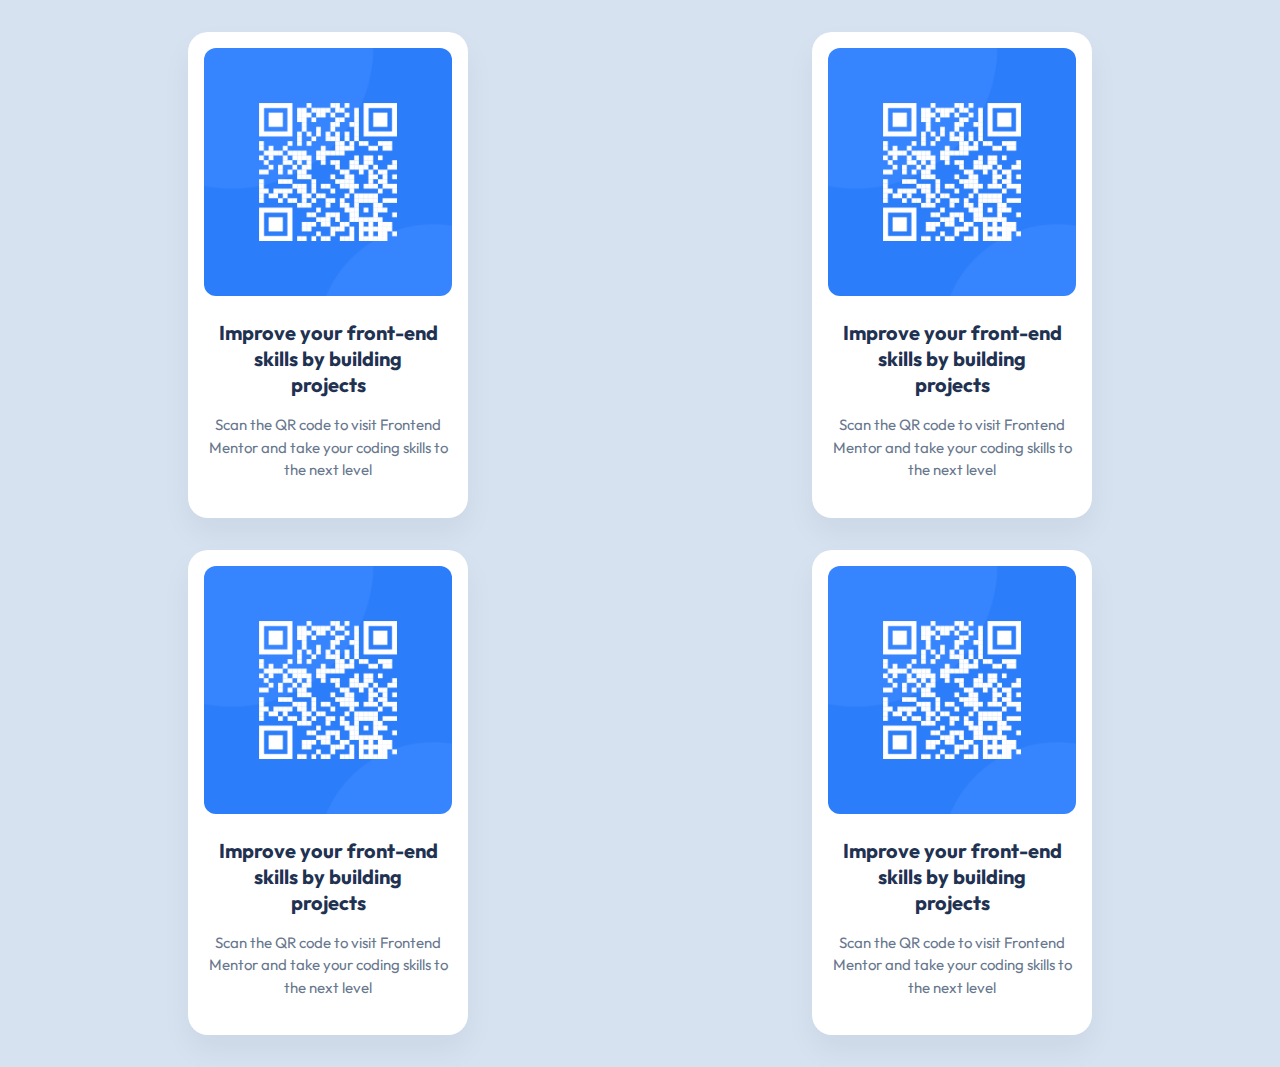
<file: assignment2pt2/index.html>
<!DOCTYPE html>
<html lang="en">
<head>
  <meta charset="UTF-8">
  <meta name="viewport" content="width=device-width, initial-scale=1.0">
  <title>QR Grid Layout</title>
  <link href="https://fonts.googleapis.com/css2?family=Outfit:wght@400;700&display=swap" rel="stylesheet">
  <link rel="stylesheet" href="cs/styles.css">
</head>
<body>
  <ul class="grid">
    <li class="card">
      <!-- Repeat this content 4 times -->
      <img src="images/image-qr-code.png" alt="QR code" class="qr-image">
      <h1>Improve your front-end skills by building projects</h1>
      <p>Scan the QR code to visit Frontend Mentor and take your coding skills to the next level</p>
    </li>
    <li class="card">
      <img src="images/image-qr-code.png" alt="QR code" class="qr-image">
      <h1>Improve your front-end skills by building projects</h1>
      <p>Scan the QR code to visit Frontend Mentor and take your coding skills to the next level</p>
    </li>
    <li class="card">
      <img src="images/image-qr-code.png" alt="QR code" class="qr-image">
      <h1>Improve your front-end skills by building projects</h1>
      <p>Scan the QR code to visit Frontend Mentor and take your coding skills to the next level</p>
    </li>
    <li class="card">
      <img src="images/image-qr-code.png" alt="QR code" class="qr-image">
      <h1>Improve your front-end skills by building projects</h1>
      <p>Scan the QR code to visit Frontend Mentor and take your coding skills to the next level</p>
    </li>
  </ul>
</body>
</html>
</file>
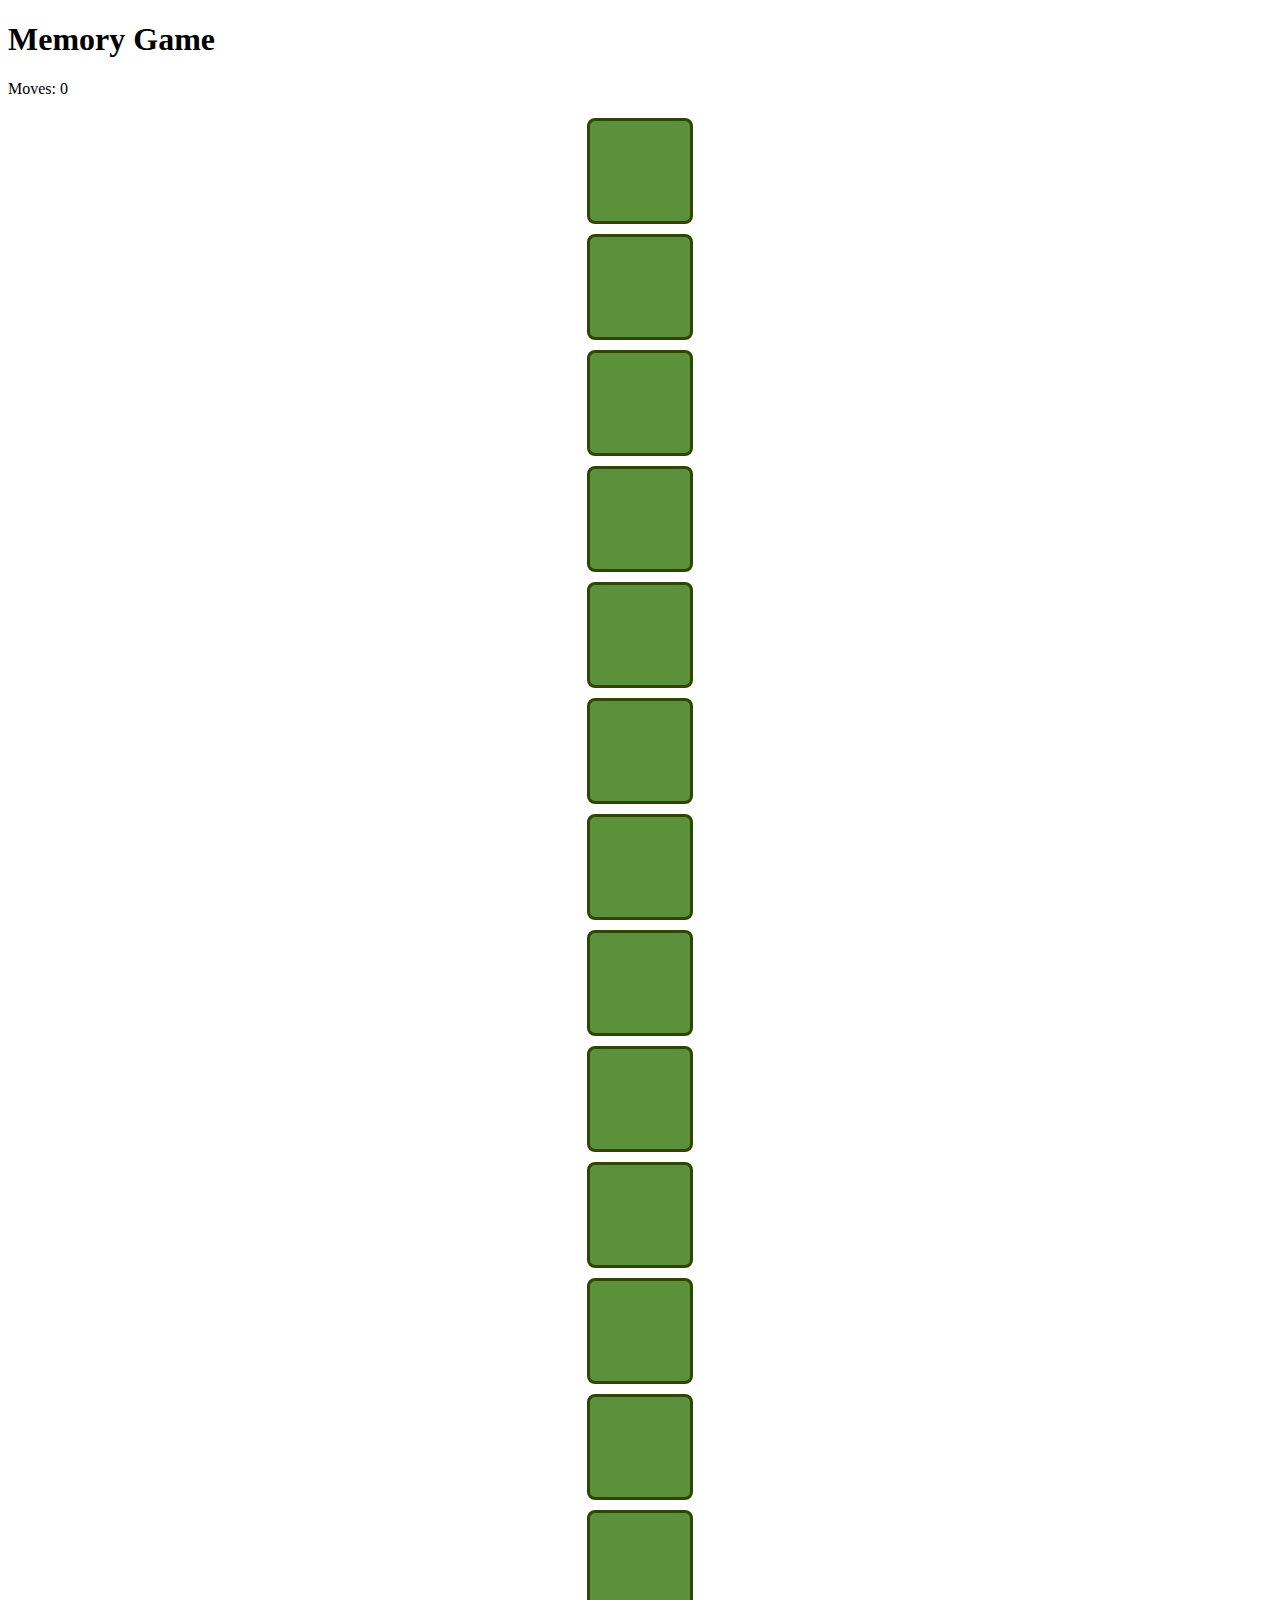
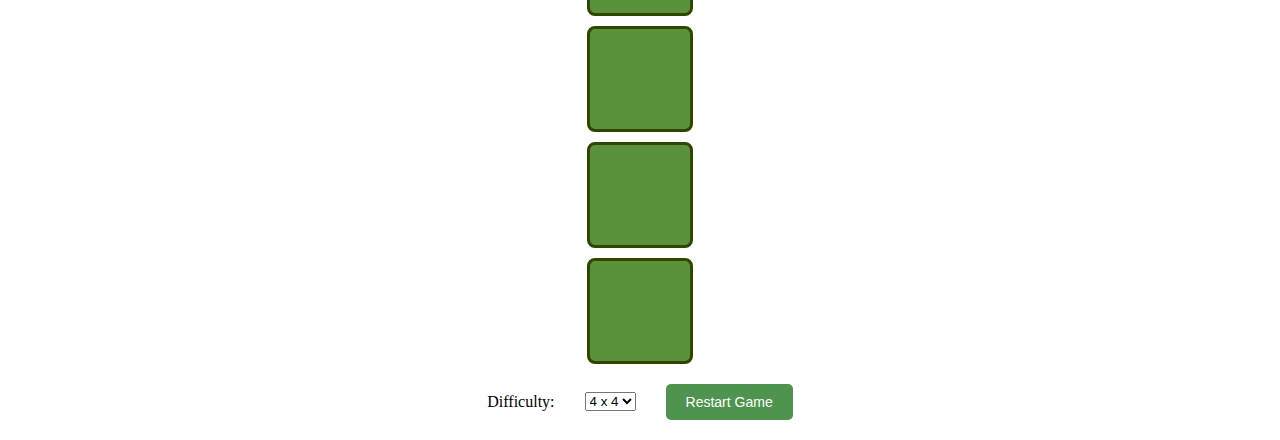
<file: assignment3/index.html>
<!DOCTYPE html>
<html lang="en">
<head>
  <meta charset="UTF-8" />
  <meta name="viewport" content="width=device-width, initial-scale=1.0"/>
  <title>Memory Game</title>
  <link rel="stylesheet" href="css/styles.css" />
</head>
<body>
  <h1>Memory Game</h1>
  <p id="moves">Moves: 0</p>
  <div id="game-board" class="board"></div>
  <p id="message"></p>
<div class="controls">
  <label for="difficulty">Difficulty:</label>
 <select id="difficulty">
  <option value="4">4 x 4</option>
  <option value="6">6 x 6</option>
  <option value="8">8 x 8</option>
</select>

  <button id="restart">Restart Game</button>
</div>

  <script src="js/script.js"></script>
</body>
</html>
</file>
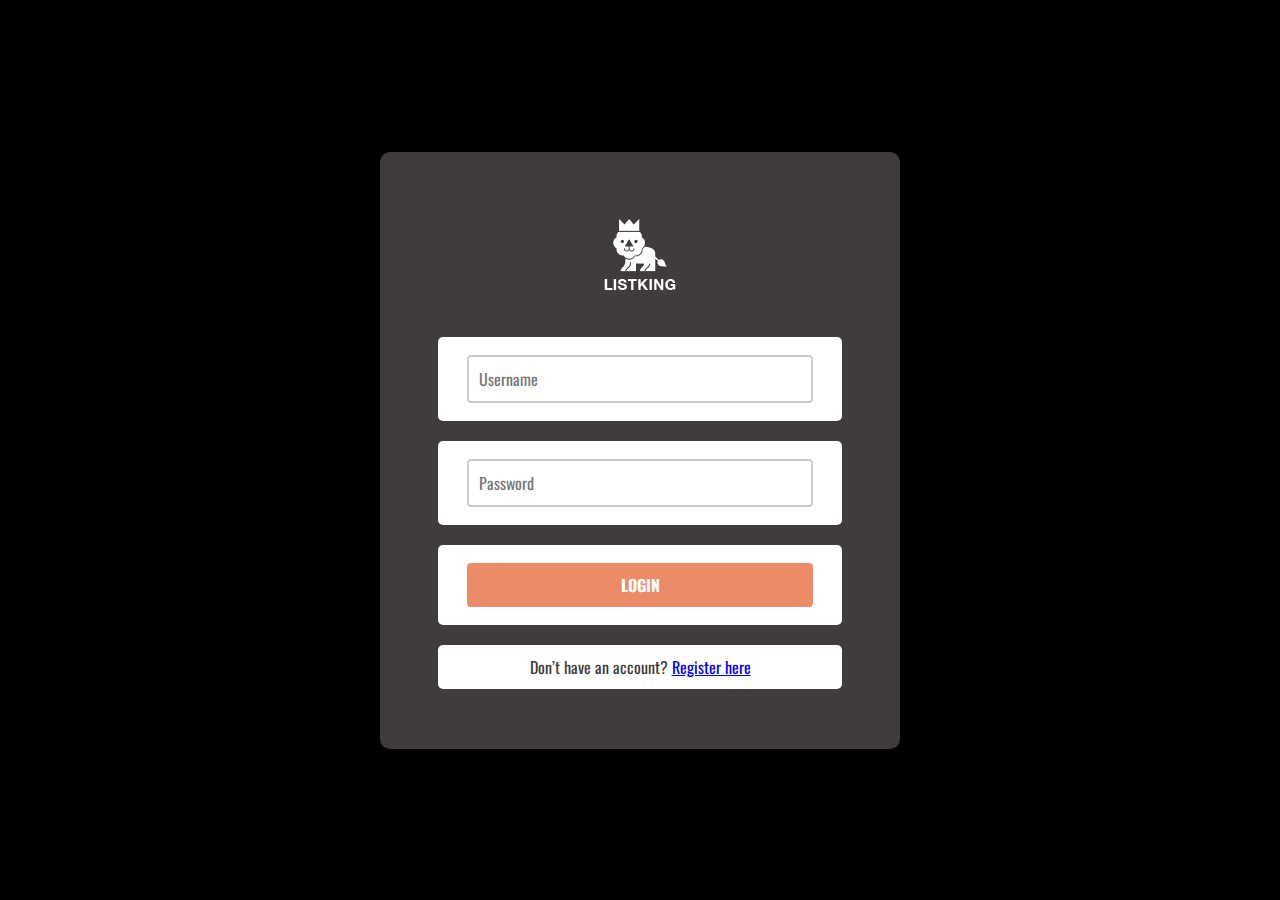
<file: assignment4part2/index.html>
<!DOCTYPE html>
<html lang="en">
<head>
  <meta charset="UTF-8" />
  <title>Login - Todo App</title>
  <meta name="viewport" content="width=device-width, initial-scale=1.0" />
  <link rel="stylesheet" href="css/style.css" />
</head>
<body>
  <div id="page">
    <h1>Login</h1>
    
    <form id="loginForm">
      <p><input type="text" id="username" placeholder="Username" required></p>
      <p><input type="password" id="password" placeholder="Password" required></p>
      <p><button type="submit">Login</button></p>
    </form>

    <p>Don’t have an account? <a href="register.html">Register here</a></p>
    
    <p id="loginError" style="display:none; color: red;">Invalid username or password.</p>
  </div>

  <script src="js/utils.js"></script>
  <script src="js/auth.js"></script>
</body>
</html>
</file>
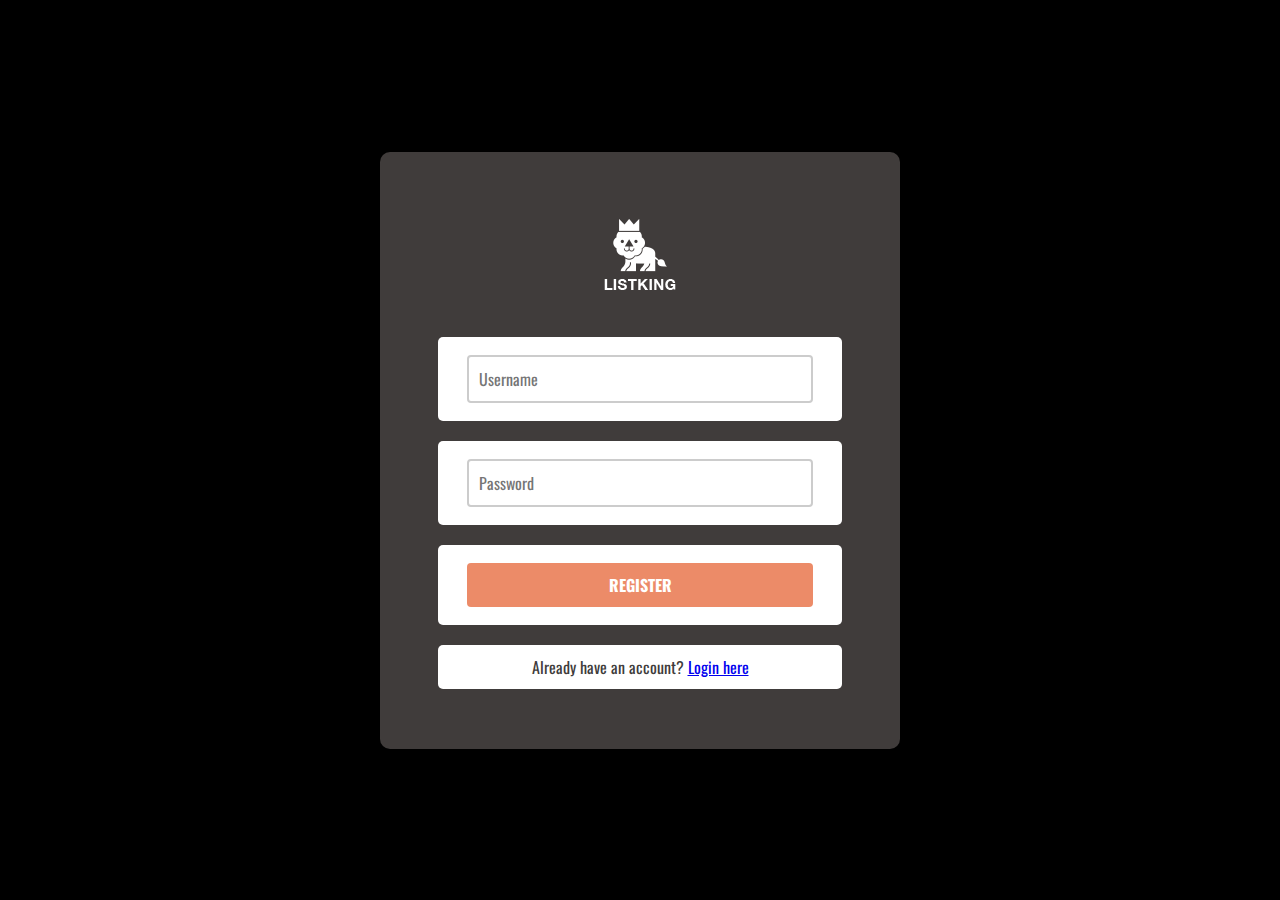
<file: assignment4part2/register.html>
<!DOCTYPE html>
<html lang="en">
<head>
  <meta charset="UTF-8" />
  <title>Register - Todo App</title>
  <meta name="viewport" content="width=device-width, initial-scale=1.0" />
  <link rel="stylesheet" href="css/style.css" />
</head>
<body>
  <div id="page">
    <h1>Register</h1>

    <form id="registerForm">
      <p><input type="text" id="username" placeholder="Username" required></p>
      <p><input type="password" id="password" placeholder="Password" required></p>
      <p><button type="submit">Register</button></p>
    </form>

    <p>Already have an account? <a href="index.html">Login here</a></p>
    
    <p id="registerError" style="display:none; color: red;">Registration failed. Try a different username.</p>
  </div>

  <script src="js/utils.js"></script>
  <script src="js/auth.js"></script>
</body>
</html>
</file>
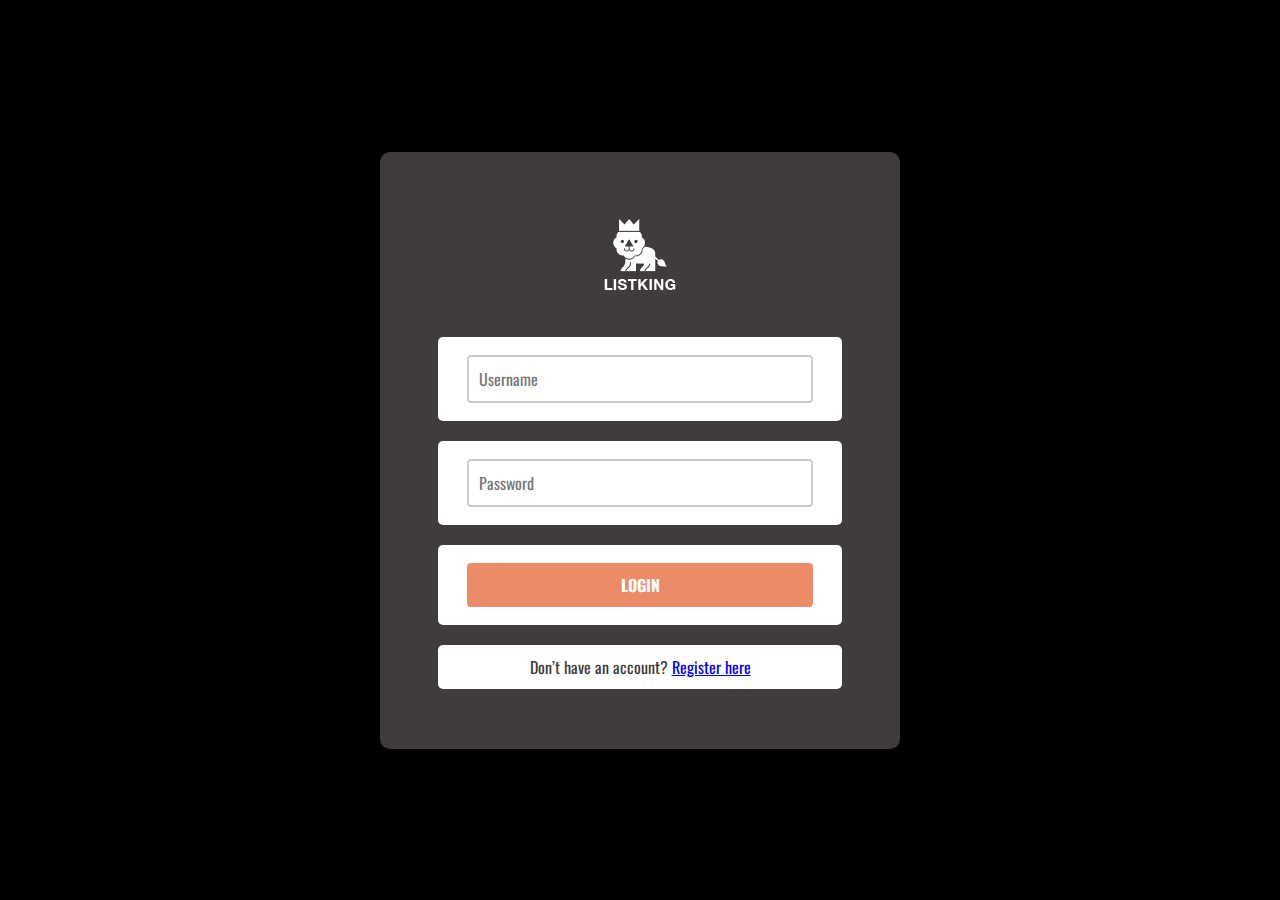
<file: assignment4part2/todo.html>
<!DOCTYPE html>
<html lang="en">
<head>
  <meta charset="UTF-8" />
  <title>Todo List</title>
  <meta name="viewport" content="width=device-width, initial-scale=1.0" />
  <link rel="stylesheet" href="css/style.css" />
</head>
<body>
  <div id="page">
    <h1>My Todo List</h1>

    <button id="logoutBtn">Logout</button>

    <h2>Add New Todo</h2>
    <form id="todoForm">
      <p><input type="text" id="title" placeholder="Title" required></p>
      <p><input type="text" id="description" placeholder="Description" required></p>
      <p><button type="submit">Add Todo</button></p>
    </form>

    <h2>Your Todos</h2>
    <ul id="todoList">
      <!-- Todos will be inserted here dynamically -->
    </ul>

    <p id="todoError" style="display:none; color: red;">Error loading or saving todos.</p>
  </div>

  <script src="js/utils.js"></script>
  <script src="js/todo.js"></script>
</body>
</html>
</file>
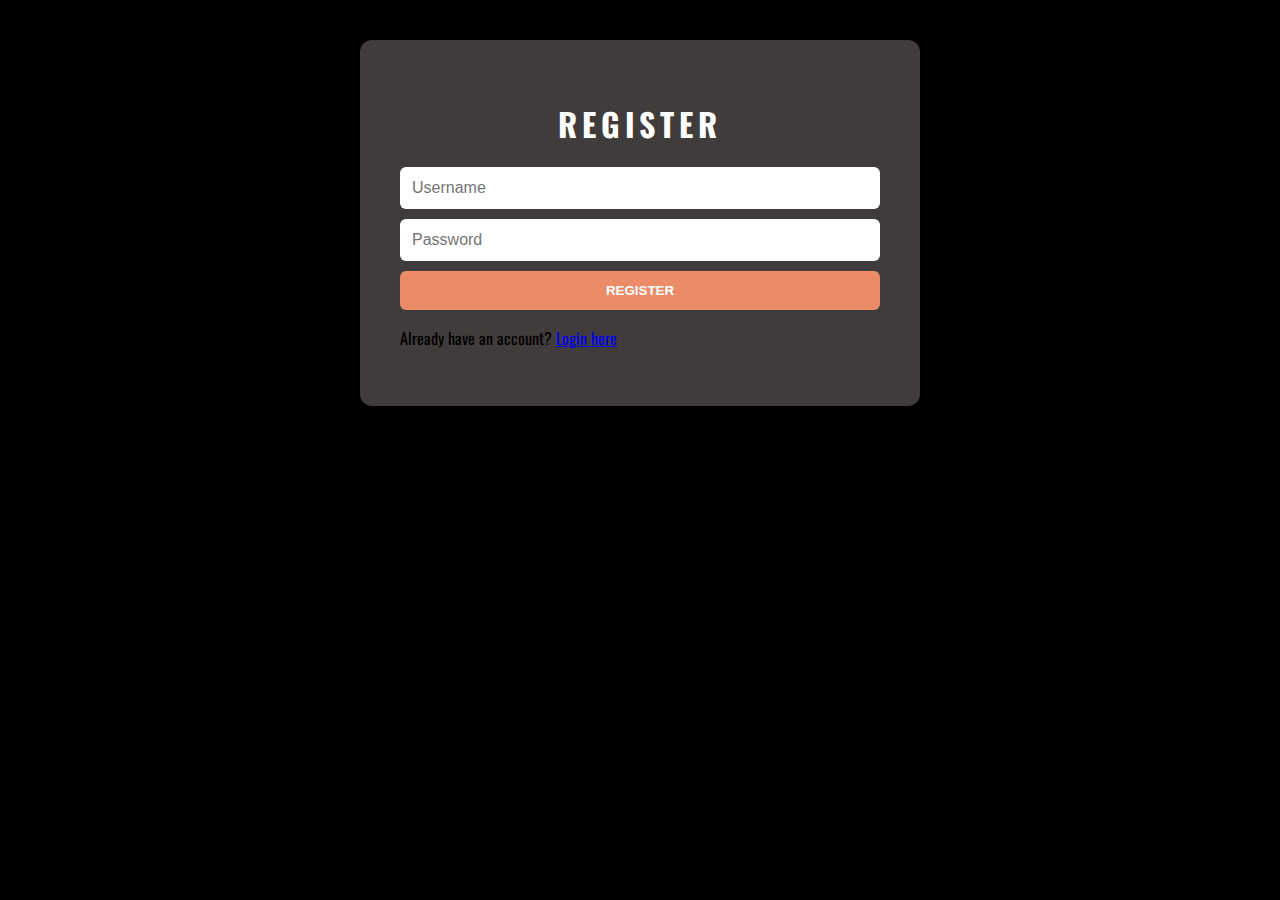
<file: assignment5/register.html>
<!DOCTYPE html>
<html lang="en">
<head>
  <meta charset="UTF-8" />
  <title>Register - Todo App</title>
  <meta name="viewport" content="width=device-width, initial-scale=1.0" />
  <link rel="stylesheet" href="css/style.css" />
</head>
<body>
  <div id="page">
    <h1>Register</h1>

    <form id="registerForm">
      <p><input type="text" id="username" placeholder="Username" required></p>
      <p><input type="password" id="password" placeholder="Password" required></p>
      <p><button type="submit">Register</button></p>
    </form>

    <p>Already have an account? <a href="index.html">Login here</a></p>
    
    <p id="registerError" style="display:none; color: red;">Registration failed. Try a different username.</p>
  </div>

<script type="module" src="js/auth.js"></script>
</body>
</html>
</file>
<file: assignment2pt2/cs/styles.css>
* {
  box-sizing: border-box;
  margin: 0;
  padding: 0;
}

body {
  font-family: 'Outfit', sans-serif;
  background-color: hsl(212, 45%, 89%);
  padding: 2rem;
}

/* Grid Layout */
.grid {
  list-style-type: none;
  display: grid;
  grid-template-columns: repeat(2, 1fr);
  gap: 2rem;
  justify-items: center;
}

/* Mobile responsive: 1 column under 1000px */
@media (max-width: 1000px) {
  .grid {
    grid-template-columns: 1fr;
  }
}

/* Card reused from Part 1 */
.card {
  background-color: hsl(0, 0%, 100%);
  padding: 1rem;
  padding-bottom: 2.25rem;
  border-radius: 1.25rem;
  max-width: 280px;
  width: 100%;
  text-align: center;
  box-shadow: 0 15px 30px rgba(0, 0, 0, 0.05);
}

.qr-image {
  width: 100%;
  max-width: 288px;
  height: auto;
  display: block;
  margin: 0 auto 1.5rem auto;
  border-radius: 0.75rem;
}

.card h1 {
  font-size: 1.25rem;
  font-weight: 700;
  color: hsl(218, 44%, 22%);
  line-height: 1.3;
  max-width: 220px;
  margin: 0 auto 1rem auto;
}

.card p {
  font-size: 15px;
  font-weight: 400;
  color: hsl(216, 15%, 48%);
  line-height: 1.5;
  max-width: 240px;
  margin: 0 auto;
}
</file>
<file: assignment3/css/styles.css>
body.minecraft {
  background-image: url('images/minecraftwallpaper.png');
  background-size: cover;
  background-position: center;
  background-attachment: fixed;
  font-family: 'Press Start 2P', cursive;
  color: #a8ff60;
  text-align: center;
  padding: 20px;
}


.board {
  display: grid;
  gap: 10px;
  justify-content: center;
  margin: 20px auto;
}

.card {
  width: 100px;
  height: 100px;
  background-color: #5c913b;
  border: 3px solid #2e4600;
  border-radius: 8px;
  font-size: 36px;
  color: transparent;
  display: flex;
  align-items: center;
  justify-content: center;
  transition: background 0.3s, color 0.3s;
  cursor: pointer;
}

.card.flipped,
.card.matched {
  color: #fff;
  background-color: #84c75d;
}

.controls {
  display: flex;
  justify-content: center;
  align-items: center;
  gap: 30px;
  margin: 20px auto;
  flex-wrap: wrap;
}

.difficulty-switch label {
  margin: 0 10px;
  font-size: 14px;
  color: #fff;
}

button {
  padding: 10px 20px;
  font-size: 14px;
  background-color: #4e944f;
  border: none;
  border-radius: 5px;
  color: white;
  cursor: pointer;
}
</file>
<file: assignment4part2/css/style.css>
@import url(https://fonts.googleapis.com/css?family=Oswald);

body {
	background-color: #000;
	font-family: 'Oswald', 'Futura', sans-serif;
	margin: 0; 
	padding: 0;}

#page {
	background-color: #403c3b;
	margin: 0 auto 0 auto;}
	/* Responsive page rules at bottom of style sheet */

h1 {
	background-image: url(../images/kinglogo.png);
	background-repeat: no-repeat;
	background-position: center center;
	text-align: center;
	text-indent: -1000%;
	height: 75px;
	line-height: 75px;
	width: 117px;
	margin: 0 auto 0 auto;
	padding: 30px 10px 20px 10px;}

h2 {
	color: #fff;
	font-size: 24px;
	font-weight: normal;
	text-align: center;
	text-transform: uppercase;
	letter-spacing: .2em;
	margin: 0 0 23px 0;}

h2 span {
	border-radius: 50%;
	background-color: #000;
	font-size: 10px;
  text-align: center;
  display: inline-block;
  position: relative;
  top: -5px;
  height: 18px;
  width: 20px;
  margin-left: 5px;
  padding: 4px 0 0 4px;}

ul {
	background-color: #584f4d;
	border:none;
	padding: 0;
	margin: 0;}

li {
	background-color: #ec8b68;
	color: #fff;
	border-top: 1px solid #fe9772;
	border-bottom: 1px solid #9f593f;
	font-size: 24px;
	letter-spacing: .05em;
	list-style-type: none;
	text-shadow: 2px 2px 1px #9f593f;
	height: 50px;
	padding-left: 1em;
	padding-top: 10px;}

.hot {
	background-color: #d7666b;
	color: #fff;
	text-shadow: 2px 2px 1px #914141;
	border-top: 1px solid #e99295;
	border-bottom: 1px solid #914141;}

.cool {
	background-color: #6cc0ac;
	color: #fff;
	text-shadow: 2px 2px 1px #3b6a5e;
	border-top: 1px solid #7ee0c9;
	border-bottom: 1px solid #3b6a5e;}

.complete {
  background-color: #999;
	color: #fff;
	background-image: url("../images/icon-trash.png");
	background-position: center, right;
	background-repeat: no-repeat;
	border-top: 1px solid #666;
	text-shadow: 2px 2px 1px #333;}

li a {
	color: #fff;
	text-decoration: none;
	background-image: url("../images/icon-link.png");
	background-position: center, right;
	background-repeat: no-repeat;
    padding-right: 36px;}

p {
	color: #403c3b; 
	background-color: #fff;
	border-radius: 5px;
	text-align: center;
	padding: 10px;
	margin: 20px auto 20px auto;
	min-width: 20%; 
	max-width: 80%; }

#scriptResults {
	padding-bottom: 10px;}

/* Small screen - acts like the app would */
@media only screen and (max-width: 500px) {
    body {
        background-color: #584f4d;
    }
    #page {
        max-width: 480px;
    }
}
@media only screen and (min-width: 501px) and (max-width: 767px) {
    #page {
        max-width: 480px;
        margin: 20px auto 20px auto;
    }
}
@media only screen and (min-width: 768px) and (max-width: 959px) {
    #page {
        max-width: 480px;
        margin: 20px auto 20px auto;
    }
}
/* Larger screens act like a demo for the app */
@media only screen and (min-width: 960px) {
    #page {
        max-width: 480px;
        margin: 20px auto 20px auto;
   	}
}
@media (-webkit-min-device-pixel-ratio: 2), (min-resolution: 192dpi) { 
    h1{
        background-image: url(../images/kinglogo.png);
        background-size: 72px 72px;
    }
}

.image-container {
  margin-top: 40px; /* extra space above the image */
  padding-top: 20px; /* optional, adds internal space */
  border-top: 3px solid #ccc; /* optional, adds a visual separator */
}

#bottomImage {
  display: block;
  width: 100%;
  max-width: 480px;
  margin: 20px auto; \
}
input[type="text"],
input[type="password"],
button {
  font-family: 'Oswald', 'Futura', sans-serif;
  font-size: 16px;
  padding: 10px;
  width: 90%;
  max-width: 400px;
  margin: 8px auto;
  display: block;
  border: 2px solid #ccc;
  border-radius: 4px;
  box-sizing: border-box;
}

button {
  background-color: #ec8b68;
  color: white;
  border: none;
  cursor: pointer;
  font-weight: bold;
  text-transform: uppercase;
}

button:hover {
  background-color: #d7666b;
}
#logoutBtn {
  float: right;
  margin: 10px;
  background-color: #6cc0ac;
}
li button {
  font-size: 12px;
  padding: 4px 8px;
  margin-left: 6px;
  background-color: #584f4d;
  border: none;
  color: white;
  border-radius: 3px;
}

li button:hover {
  background-color: #403c3b;
}
p#error,
p#loginError,
p#registerError,
p#todoError {
  color: #ffcccc;
  background-color: #900;
  padding: 10px;
  margin: 15px auto;
  text-align: center;
  max-width: 400px;
  border-radius: 5px;
  display: none;
}
/* === Form Elements === */
input[type="text"],
input[type="password"],
button {
  font-family: 'Oswald', 'Futura', sans-serif;
  font-size: 16px;
  padding: 10px;
  width: 90%;
  max-width: 400px;
  margin: 8px auto;
  display: block;
  border: 2px solid #ccc;
  border-radius: 4px;
  box-sizing: border-box;
}

button {
  background-color: #ec8b68;
  color: white;
  border: none;
  cursor: pointer;
  font-weight: bold;
  text-transform: uppercase;
  transition: background-color 0.3s ease;
}

button:hover {
  background-color: #d7666b;
}

/* === Logout Button === */
#logoutBtn {
  float: right;
  margin: 10px;
  background-color: #6cc0ac;
  color: white;
}

/* === Todo List Buttons === */
li button {
  font-size: 12px;
  padding: 4px 8px;
  margin-left: 6px;
  background-color: #584f4d;
  border: none;
  color: white;
  border-radius: 3px;
  cursor: pointer;
}

li button:hover {
  background-color: #403c3b;
}

/* === Error Messages === */
p#error,
p#loginError,
p#registerError,
p#todoError {
  color: #ffcccc;
  background-color: #900;
  padding: 10px;
  margin: 15px auto;
  text-align: center;
  max-width: 400px;
  border-radius: 5px;
  display: none;
}
/* === Center the login/register content on screen === */
body {
  display: flex;
  justify-content: center;
  align-items: center;
  min-height: 100vh; /* Full viewport height */
  background-color: #000;
  margin: 0;
}

/* === Extend and clean the gray box (#page) === */
#page {
  background-color: #403c3b;
  padding: 40px 20px;
  border-radius: 10px;
  max-width: 480px;
  width: 90%;
  box-shadow: 0 0 30px rgba(0,0,0,0.5);
}

/* === Form Elements === */
input[type="text"],
input[type="password"],
button {
  font-family: 'Oswald', 'Futura', sans-serif;
  font-size: 16px;
  padding: 10px;
  width: 90%;
  max-width: 400px;
  margin: 8px auto;
  display: block;
  border: 2px solid #ccc;
  border-radius: 4px;
  box-sizing: border-box;
}

button {
  background-color: #ec8b68;
  color: white;
  border: none;
  cursor: pointer;
  font-weight: bold;
  text-transform: uppercase;
  transition: background-color 0.3s ease;
}

button:hover {
  background-color: #d7666b;
}

/* === Logout Button === */
#logoutBtn {
  float: right;
  margin: 10px;
  background-color: #6cc0ac;
  color: white;
}

/* === Todo List Buttons === */
li button {
  font-size: 12px;
  padding: 4px 8px;
  margin-left: 6px;
  background-color: #584f4d;
  border: none;
  color: white;
  border-radius: 3px;
  cursor: pointer;
}

li button:hover {
  background-color: #403c3b;
}

/* === Error Messages === */
p#error,
p#loginError,
p#registerError,
p#todoError {
  color: #ffcccc;
  background-color: #900;
  padding: 10px;
  margin: 15px auto;
  text-align: center;
  max-width: 400px;
  border-radius: 5px;
  display: none;
}
/* Todo item styling */
.todo-item {
  background-color: #ec8b68;
  color: #fff;
  padding: 12px;
  margin-bottom: 12px;
  border-radius: 6px;
  font-size: 16px;
  list-style: none;
  display: flex;
  flex-direction: column;
  align-items: flex-start;
  gap: 10px;
}

.todo-text {
  font-weight: bold;
  word-wrap: break-word;
}

/* Default shared styles */
.button-group button {
  flex: 1;
  min-width: 100px;
  padding: 8px 12px;
  font-size: 13px;
  color: white;
  border: none;
  border-radius: 4px;
  cursor: pointer;
  transition: background 0.2s ease;
}

/* Specific button styles */
.button-group .complete {
  background-color: #4CAF50;
}
.button-group .complete:hover {
  background-color: #388E3C;
}

.button-group .edit {
  background-color: #1976D2;
}
.button-group .edit:hover {
  background-color: #0D47A1;
}

.button-group .delete {
  background-color: #D32F2F;
}
.button-group .delete:hover {
  background-color: #B71C1C;
}
.button-group {
  display: flex;
  flex-wrap: nowrap;         /* prevent wrapping to next line */
  justify-content: space-between;
  gap: 10px;
  width: 100%;               /* ensure buttons take full width of todo item */
}

.button-group button {
  flex: 1;                   /* allow buttons to grow equally */
  min-width: 0;              /* override any min-width forcing overflow */
  padding: 8px 12px;
  font-size: 13px;
  color: white;
  border: none;
  border-radius: 4px;
  cursor: pointer;
  transition: background 0.2s ease;
  text-align: center;
  white-space: nowrap;       /* prevent text wrapping */
}
</file>
<file: assignment5/css/style.css>
@import url('https://fonts.googleapis.com/css2?family=Oswald&display=swap');

body {
  margin: 0;
  padding: 0;
  font-family: 'Oswald', sans-serif;
  background-color: #000;
  display: flex;
  justify-content: center;
  align-items: flex-start;
  min-height: 100vh;
}

#page {
  background-color: #403c3b;
  padding: 40px 20px;
  max-width: 480px;
  width: 90%;
  border-radius: 12px;
  box-shadow: 0 0 30px rgba(0, 0, 0, 0.4);
  box-sizing: border-box;
}

h1, h2 {
  text-align: center;
  color: #fff;
  letter-spacing: 0.15em;
  margin: 20px 0;
  text-transform: uppercase;
}

h2 {
  font-size: 18px;
}

form p {
  margin: 10px 0;
}

input[type="text"],
input[type="password"] {
  width: 100%;
  padding: 12px;
  border-radius: 6px;
  border: none;
  font-size: 16px;
  box-sizing: border-box;
}

button {
  width: 100%;
  padding: 12px;
  background-color: #ec8b68;
  color: white;
  border: none;
  border-radius: 6px;
  font-weight: bold;
  text-transform: uppercase;
  cursor: pointer;
  transition: background-color 0.2s ease;
}

button:hover {
  background-color: #d7666b;
}

#logoutBtn {
  background-color: #6cc0ac;
  margin: 10px 0 20px 0;
}

#todoList {
  list-style: none;
  padding: 0;
  margin-top: 20px;
}

.todo-item {
  background-color: #ec8b68;
  color: black;
  padding: 15px;
  margin-bottom: 15px;
  border-radius: 6px;
  font-size: 16px;
  display: flex;
  flex-direction: column;
  gap: 10px;
  width: 100%; /* Allow full width inside container */
  box-sizing: border-box;
}
.todo-text {
  font-weight: bold;
  color: black;
  word-wrap: break-word;
  width: 100%;
}

.button-group {
  display: flex;
  flex-direction: row; /* Horizontal stacking */
  justify-content: space-between;
  gap: 10px;
}
.button-group button {
  flex: 1;
  min-width: 80px;
  padding: 10px;
  font-size: 14px;
  border-radius: 4px;
  border: none;
  cursor: pointer;
  color: white;
}
.button-group {
  display: flex;
  flex-direction: row;
  justify-content: space-between;
  gap: 10px;
  width: 100%;
}
/* Layout buttons in a row, prevent stacking */
.button-group {
  display: flex;
  justify-content: space-between;
  gap: 10px;
  flex-wrap: nowrap; /* Prevent vertical wrapping */
  width: 100%;
}
/* Make each button wide enough */
.button-group button {
  flex: 1;
  min-width: 100px;
  padding: 12px;
  font-size: 14px;
  border-radius: 6px;
  border: none;
  cursor: pointer;
  color: white;
  text-align: center;
  white-space: nowrap;
}
.button-group .complete {
  background-color: #4CAF50;
}
.button-group .complete:hover {
  background-color: #388E3C;
}

.button-group .edit {
  background-color: #1976D2;
}
.button-group .edit:hover {
  background-color: #0D47A1;
}

.button-group .delete {
  background-color: #D32F2F;
}
.button-group .delete:hover {
  background-color: #B71C1C;
}

#error,
#loginError,
#registerError,
#todoError {
  background-color: #900;
  color: #ffcccc;
  padding: 10px;
  margin: 15px 0;
  text-align: center;
  border-radius: 6px;
  display: none;
}
#page {
  background-color: #403c3b;
  padding: 40px 40px;
  max-width: 800px;  /* wider layout */
  width: 100%;
  border-radius: 12px;
  box-shadow: 0 0 30px rgba(0, 0, 0, 0.4);
  box-sizing: border-box;
  margin-top: 40px;
}
#page {
  max-width: 560px; /* increased from 480px */
}
</file>
